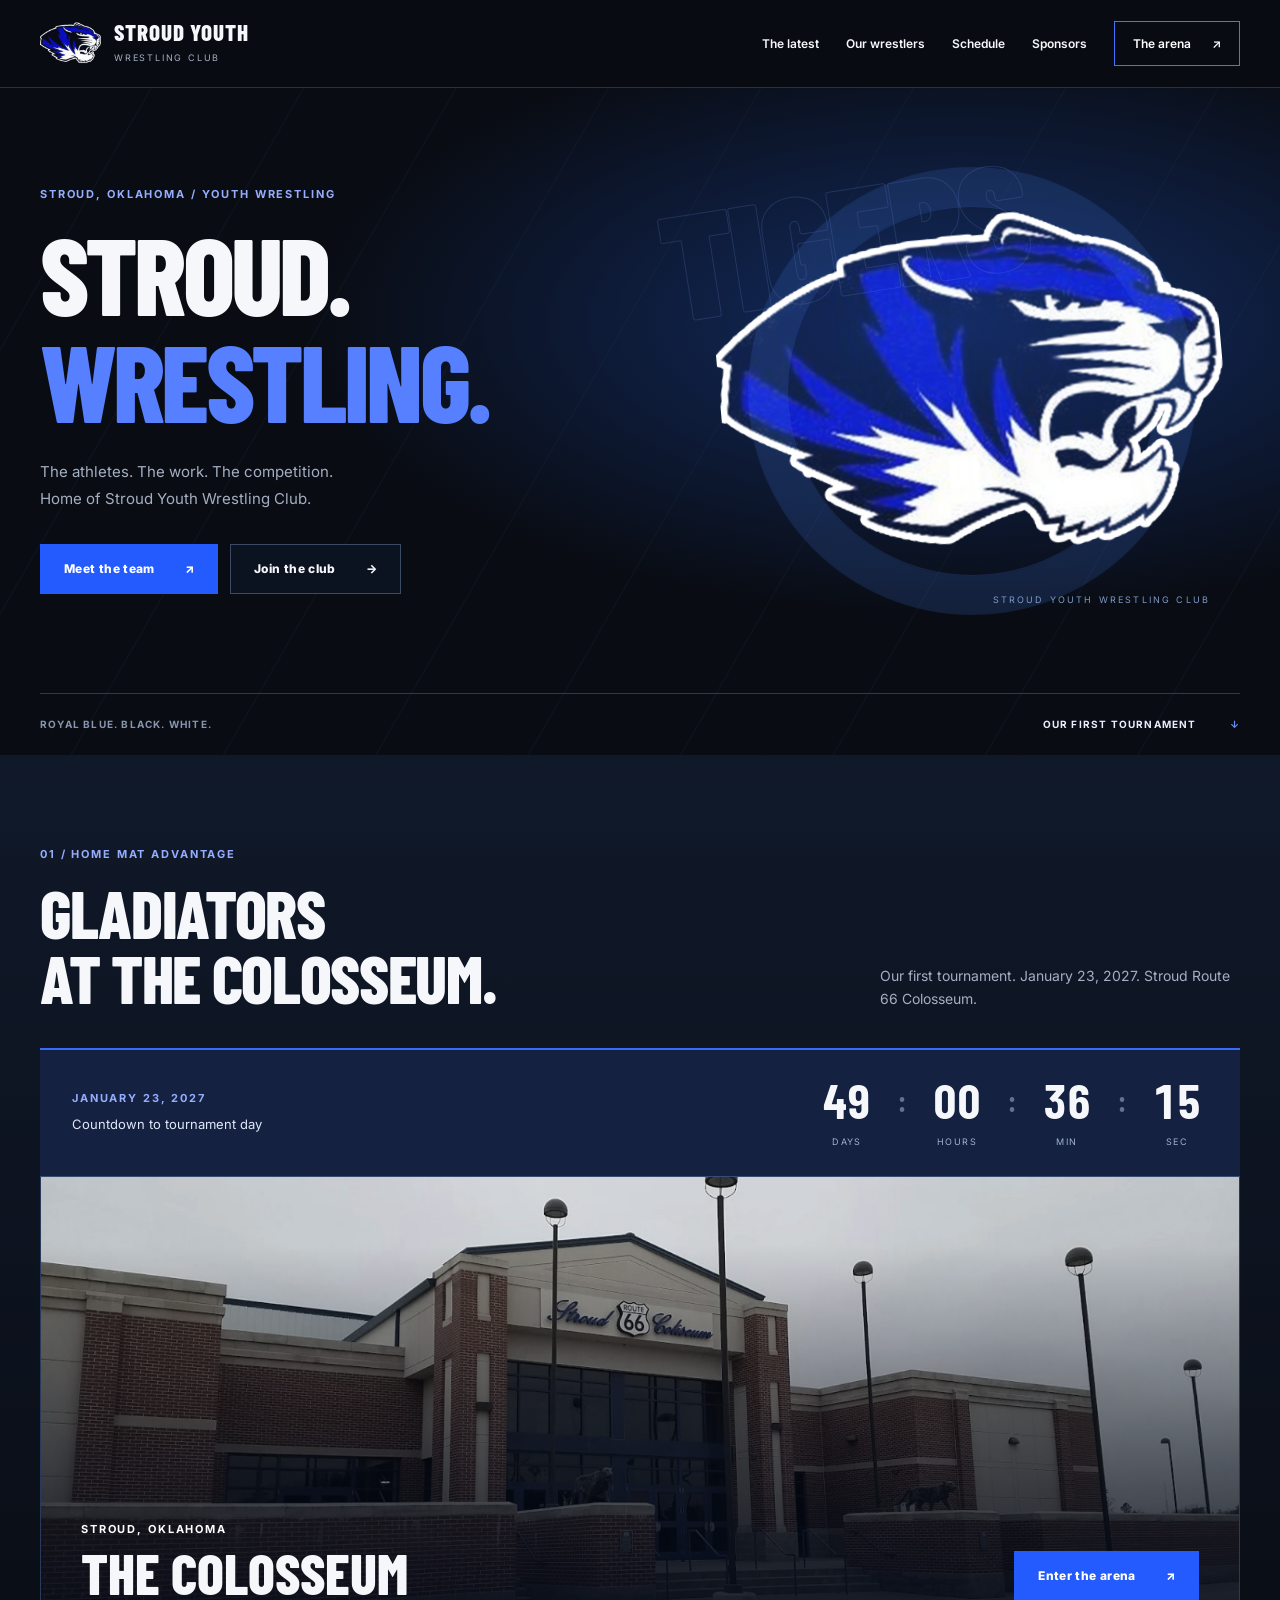
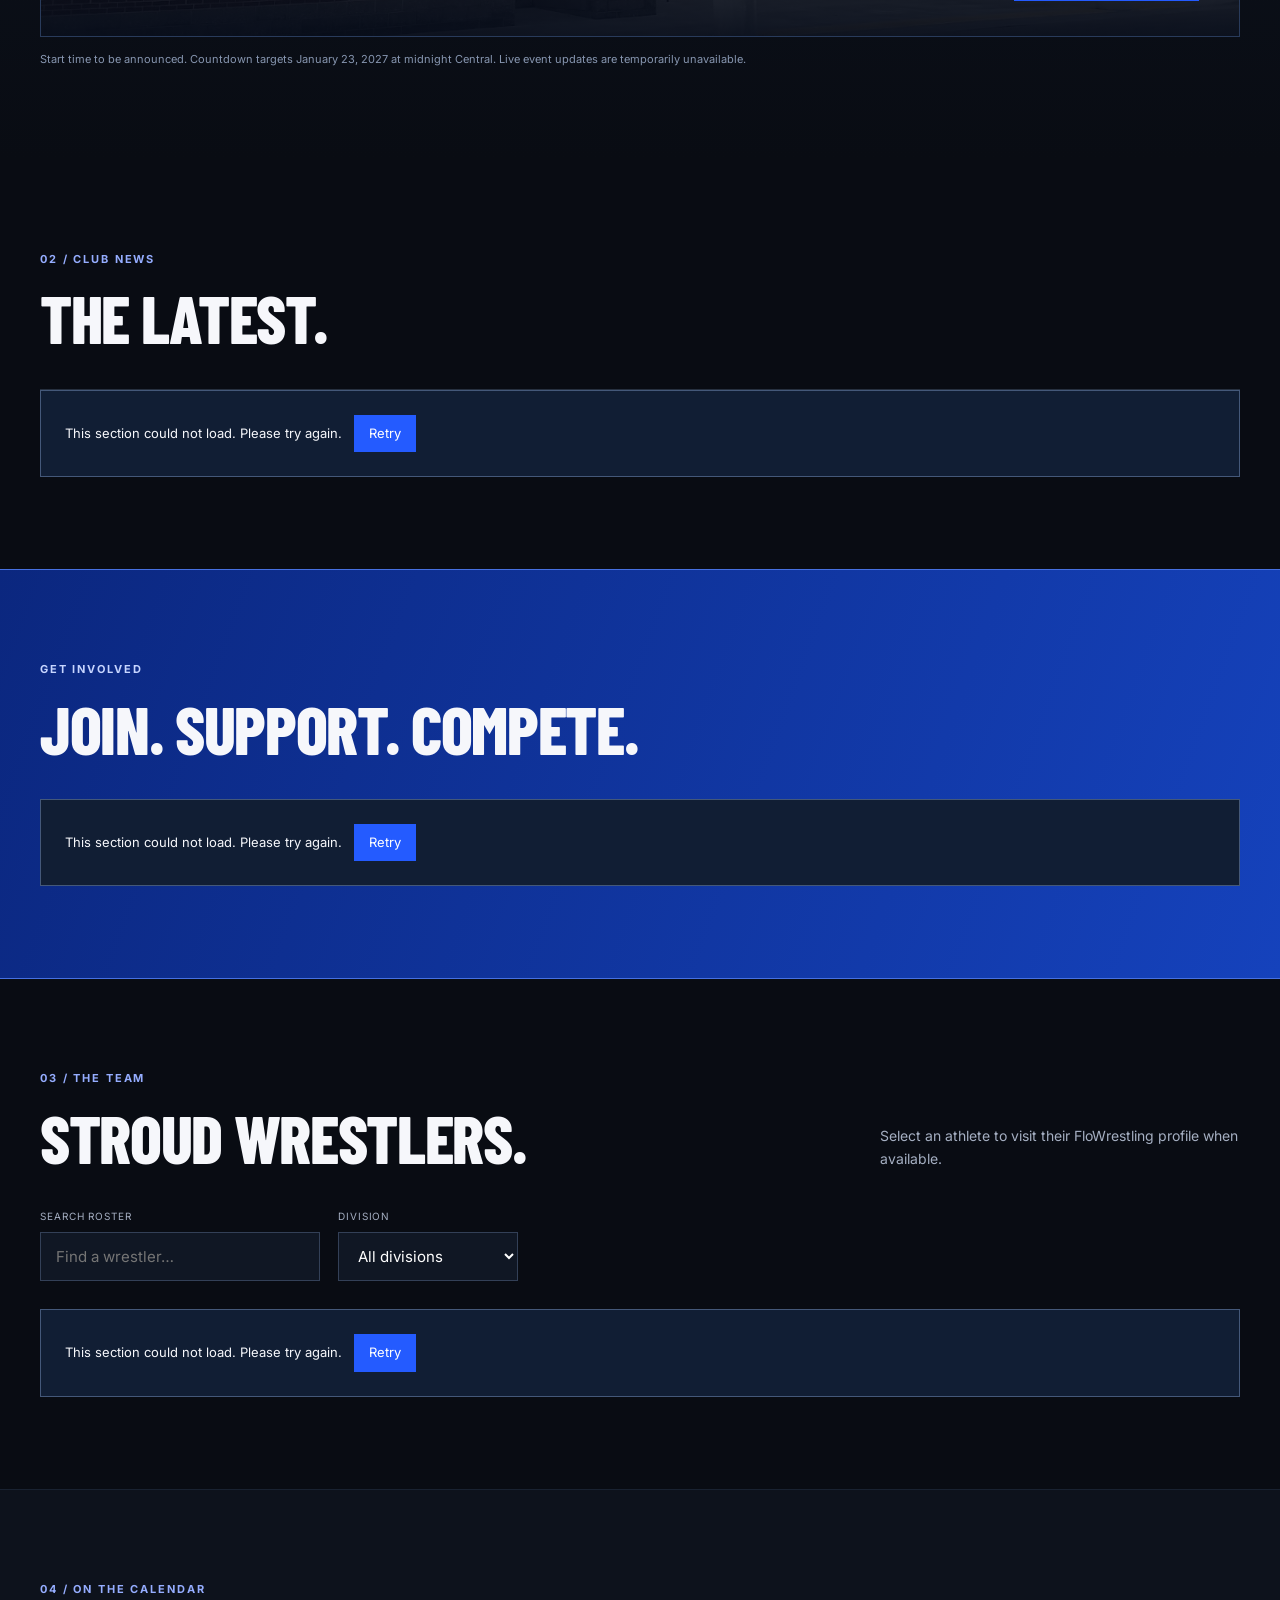
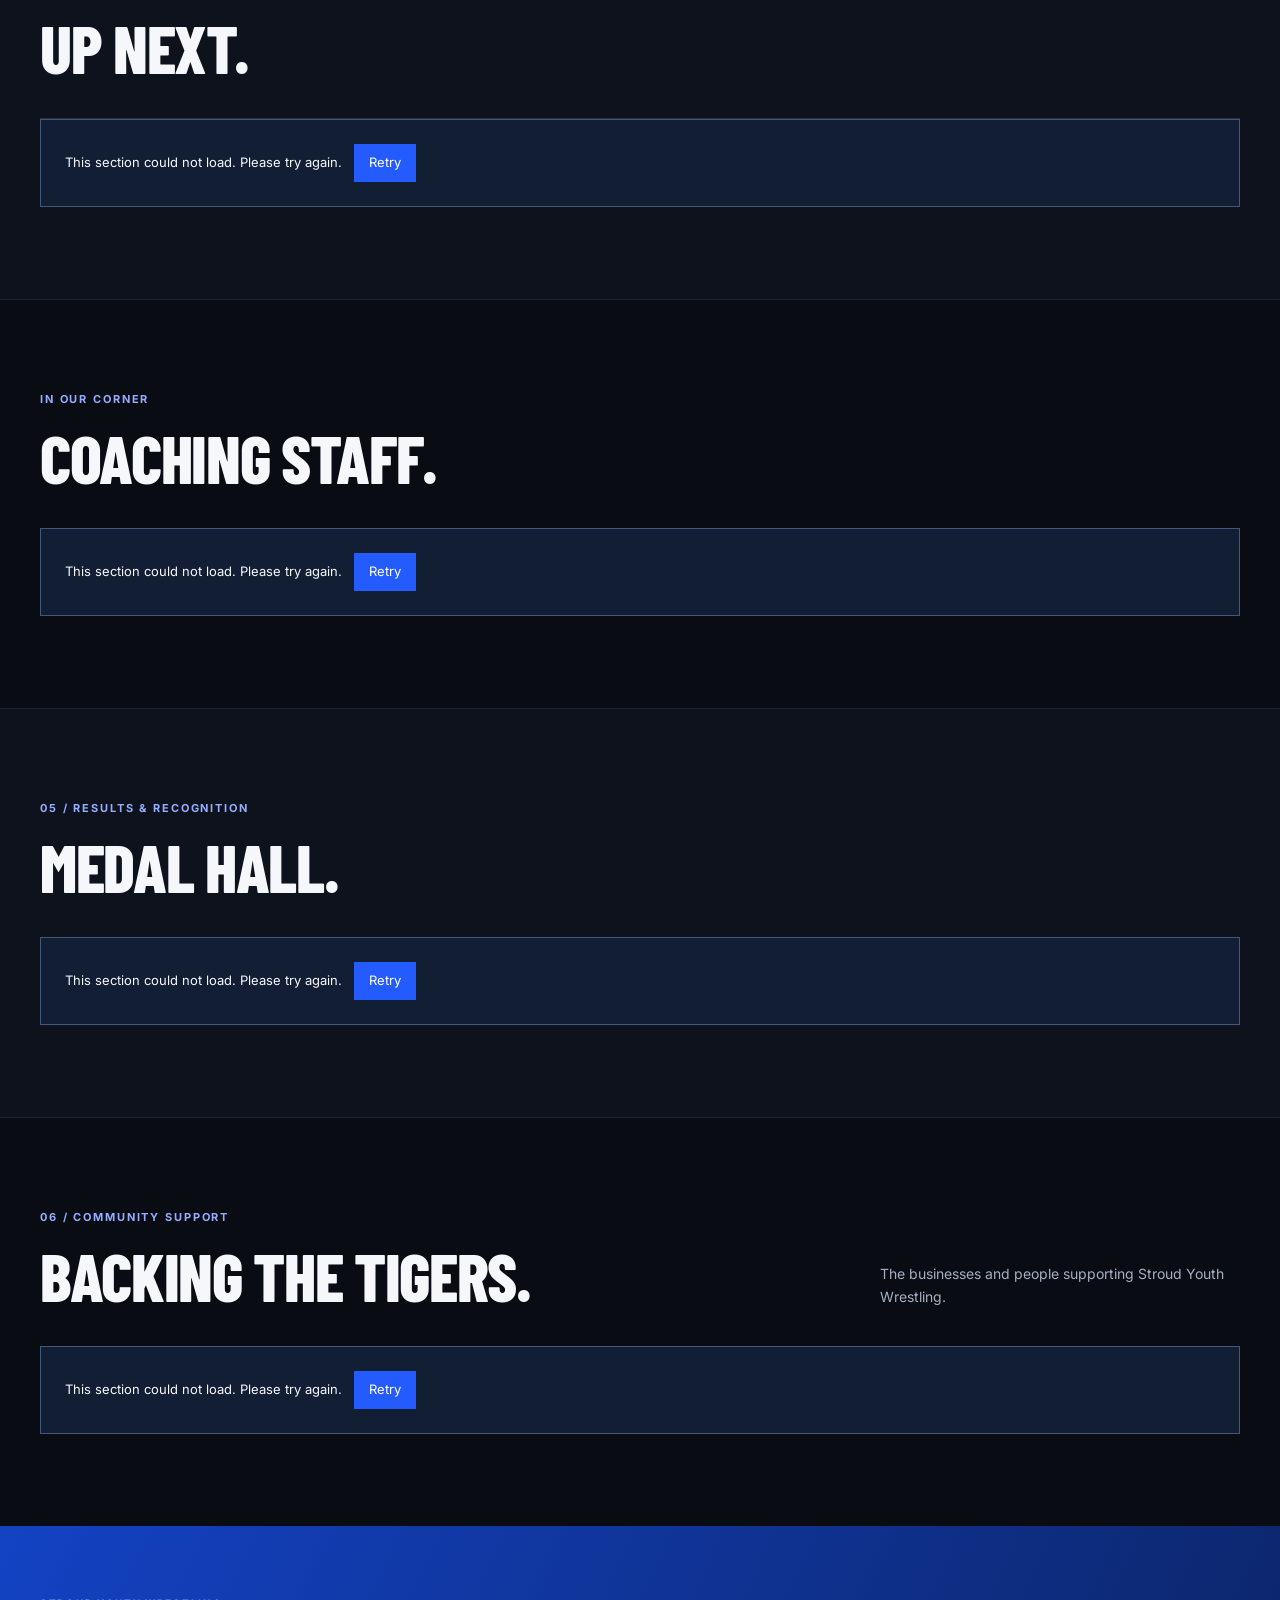
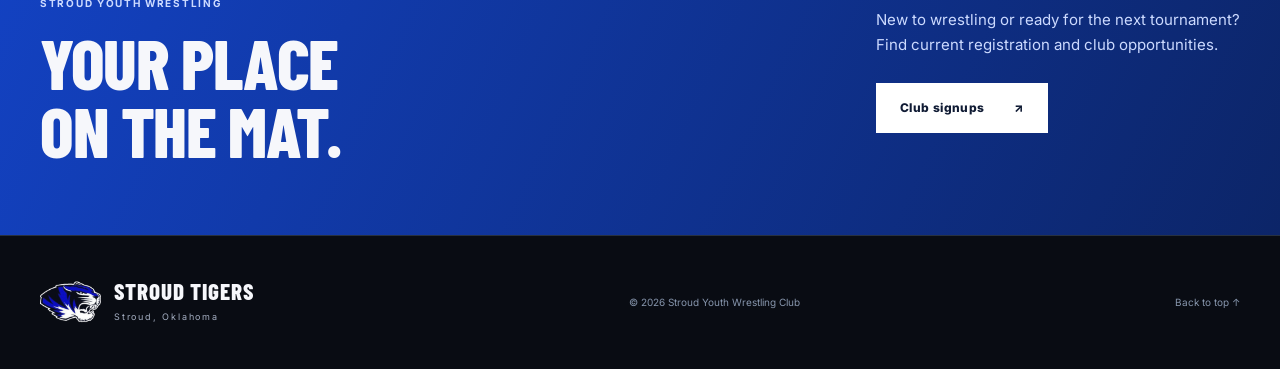
<file: index.html>
<!doctype html>
<html lang="en"><head><meta charset="utf-8"><meta name="viewport" content="width=device-width,initial-scale=1"><meta name="theme-color" content="#080b12"><meta name="description" content="Stroud Youth Wrestling Club. Team news, athletes, and Gladiators at the Colosseum — January 23, 2027."><title>Stroud Youth Wrestling | Home of the Tigers</title><link rel="icon" href="images/tiger-logo.png"><link rel="stylesheet" href="styles.css?v=5"></head><body data-page="home"><a class="skip-link" href="#main">Skip to content</a><header class="site-header"><div class="container nav-wrap"><a class="brand" href="index.html" aria-label="Stroud Youth Wrestling home"><img src="images/tiger-logo.png" alt="" width="64" height="64"><span><strong>STROUD YOUTH</strong><small>WRESTLING CLUB</small></span></a><button class="menu-button" aria-expanded="false" aria-controls="site-nav">Menu <span>☰</span></button><nav id="site-nav" class="site-nav" aria-label="Main navigation"><a href="index.html#announcements">The latest</a><a href="index.html#roster">Our wrestlers</a><a href="index.html#schedule">Schedule</a><a href="index.html#sponsors">Sponsors</a><a class="nav-cta" href="arena.html">The arena <span>↗</span></a></nav></div></header><main id="main"><section class="hero" id="top"><div class="hero-lines" aria-hidden="true"></div><div class="container hero-layout"><div class="hero-copy"><p class="eyebrow"><span class="blue-rule"></span>STROUD, OKLAHOMA / YOUTH WRESTLING</p><h1>STROUD.<br><span>WRESTLING.</span></h1><p class="hero-description">The athletes. The work. The competition.<br>Home of Stroud Youth Wrestling Club.</p><div class="hero-actions"><a class="button button-primary" href="#roster">Meet the team <span>↗</span></a><a class="button button-secondary" href="#fundraisers">Join the club <span>→</span></a></div></div><div class="hero-mark" aria-hidden="true"><span class="ghost-type">TIGERS</span><div class="mat-ring"></div><img src="images/tiger-logo.png" alt=""><span class="mark-caption">STROUD YOUTH WRESTLING CLUB</span></div></div><div class="container hero-bottom"><span>ROYAL BLUE. BLACK. WHITE.</span><a href="#tournament">OUR FIRST TOURNAMENT <span>↓</span></a></div></section>
<section class="section tournament-feature" id="tournament"><div class="container"><div class="section-heading"><div><p class="eyebrow">01 / HOME MAT ADVANTAGE</p><h2>GLADIATORS<br>AT THE COLOSSEUM.</h2></div><p>Our first tournament. January 23, 2027.<br>Stroud Route 66 Colosseum.</p></div><div class="countdown-panel"><div><span class="eyebrow">JANUARY 23, 2027</span><p class="countdown-label">Countdown to tournament day</p></div><div class="countdown" aria-label="Countdown to January 23, 2027"><div><strong data-count="days">—</strong><span>Days</span></div><b>:</b><div><strong data-count="hours">—</strong><span>Hours</span></div><b>:</b><div><strong data-count="minutes">—</strong><span>Min</span></div><b>:</b><div><strong data-count="seconds">—</strong><span>Sec</span></div></div></div><a class="venue-card" href="arena.html"><img src="images/colosseum.webp" alt="The Stroud Route 66 Colosseum, host venue for Gladiators at the Colosseum" width="1536" height="1152"><div class="venue-overlay"><span class="eyebrow">STROUD, OKLAHOMA</span><strong>THE COLOSSEUM</strong><span class="button button-primary">Enter the arena <span>↗</span></span></div></a><p class="countdown-note">Start time to be announced. Countdown targets January 23 at midnight Central.</p></div></section><section class="section " id="announcements"><div class="container"><div class="section-heading"><div><p class="eyebrow">02 / CLUB NEWS</p><h2>THE LATEST.</h2></div></div><div id="announcement-list" class="announcement-list" aria-live="polite"><p class="loading">Loading club updates…</p></div></div></section><section class="section section-blue" id="fundraisers"><div class="container"><div class="section-heading"><div><p class="eyebrow">GET INVOLVED</p><h2>JOIN. SUPPORT. COMPETE.</h2></div></div><div id="fundraiser-list" class="card-grid"><p class="loading">Loading signups…</p></div></div></section><section class="section " id="roster"><div class="container"><div class="section-heading"><div><p class="eyebrow">03 / THE TEAM</p><h2>STROUD WRESTLERS.</h2></div><p>Select an athlete to visit their FloWrestling profile when available.</p></div><div class="roster-toolbar"><label class="search-field"><span>Search roster</span><input id="roster-search" type="search" placeholder="Find a wrestler…" autocomplete="off"></label><label class="division-field"><span>Division</span><select id="roster-division"><option value="">All divisions</option></select></label><span id="roster-count" role="status"></span></div><div id="roster-grid" class="roster-list"><p class="loading">Loading the team…</p></div><div class="roster-toggle-wrap"><button type="button" class="button button-secondary" id="roster-toggle" aria-expanded="false" aria-controls="roster-grid" hidden>Show full roster</button></div></div></section><section class="section section-quiet" id="schedule"><div class="container"><div class="section-heading"><div><p class="eyebrow">04 / ON THE CALENDAR</p><h2>UP NEXT.</h2></div></div><div id="schedule-list" class="schedule-list"><p class="loading">Loading schedule…</p></div></div></section><section class="section " id="coaches"><div class="container"><div class="section-heading"><div><p class="eyebrow">IN OUR CORNER</p><h2>COACHING STAFF.</h2></div></div><div id="coaches-grid" class="people-grid"><p class="loading">Loading coaches…</p></div></div></section><section class="section section-quiet" id="medal-hall"><div class="container"><div class="section-heading"><div><p class="eyebrow">05 / RESULTS & RECOGNITION</p><h2>MEDAL HALL.</h2></div></div><div id="medal-grid" class="gallery-grid"></div><div class="empty-gallery" id="empty-medals" hidden><span class="empty-mark">★</span><h3>The season’s results belong here.</h3><p>Medals and tournament finishes will be posted as they happen.</p></div></div></section><section class="section " id="sponsors"><div class="container"><div class="section-heading"><div><p class="eyebrow">06 / COMMUNITY SUPPORT</p><h2>BACKING THE TIGERS.</h2></div><p>The businesses and people supporting Stroud Youth Wrestling.</p></div><div id="sponsor-grid" class="sponsor-grid"><p class="loading">Loading sponsors…</p></div></div></section><section class="club-cta"><div class="container"><div><p class="eyebrow">STROUD YOUTH WRESTLING</p><h2>YOUR PLACE<br>ON THE MAT.</h2></div><div><p>New to wrestling or ready for the next tournament?<br>Find current registration and club opportunities.</p><a class="button button-white" href="#fundraisers">Club signups <span>↗</span></a><div id="contact-links"></div></div></div></section></main><footer class="site-footer"><div class="container footer-layout"><a class="brand" href="index.html"><img src="images/tiger-logo.png" width="54" height="54" alt=""><span><strong>STROUD TIGERS</strong><small>Stroud, Oklahoma</small></span></a><p>© <span id="year"></span> Stroud Youth Wrestling Club</p><a href="#main">Back to top ↑</a></div></footer><script src="config.js?v=3"></script><script src="script.js?v=5"></script></body></html>
</file>
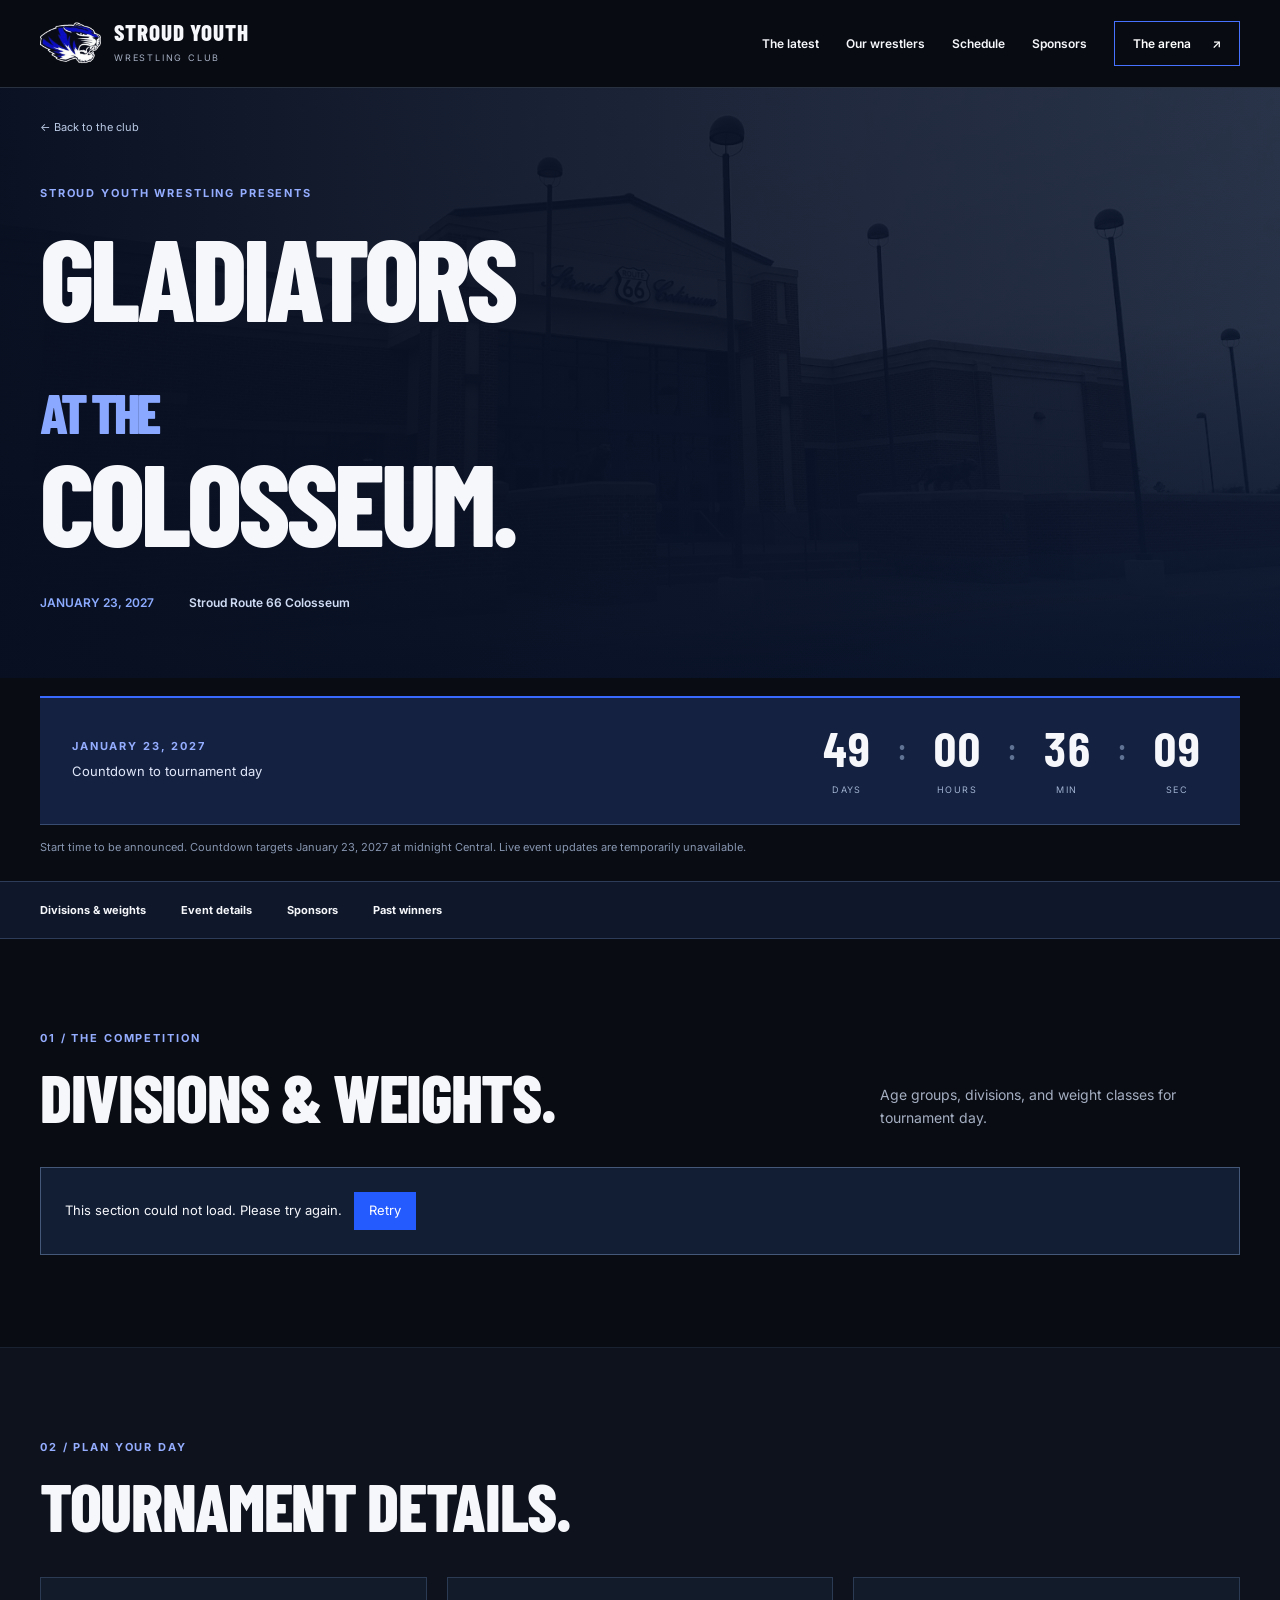
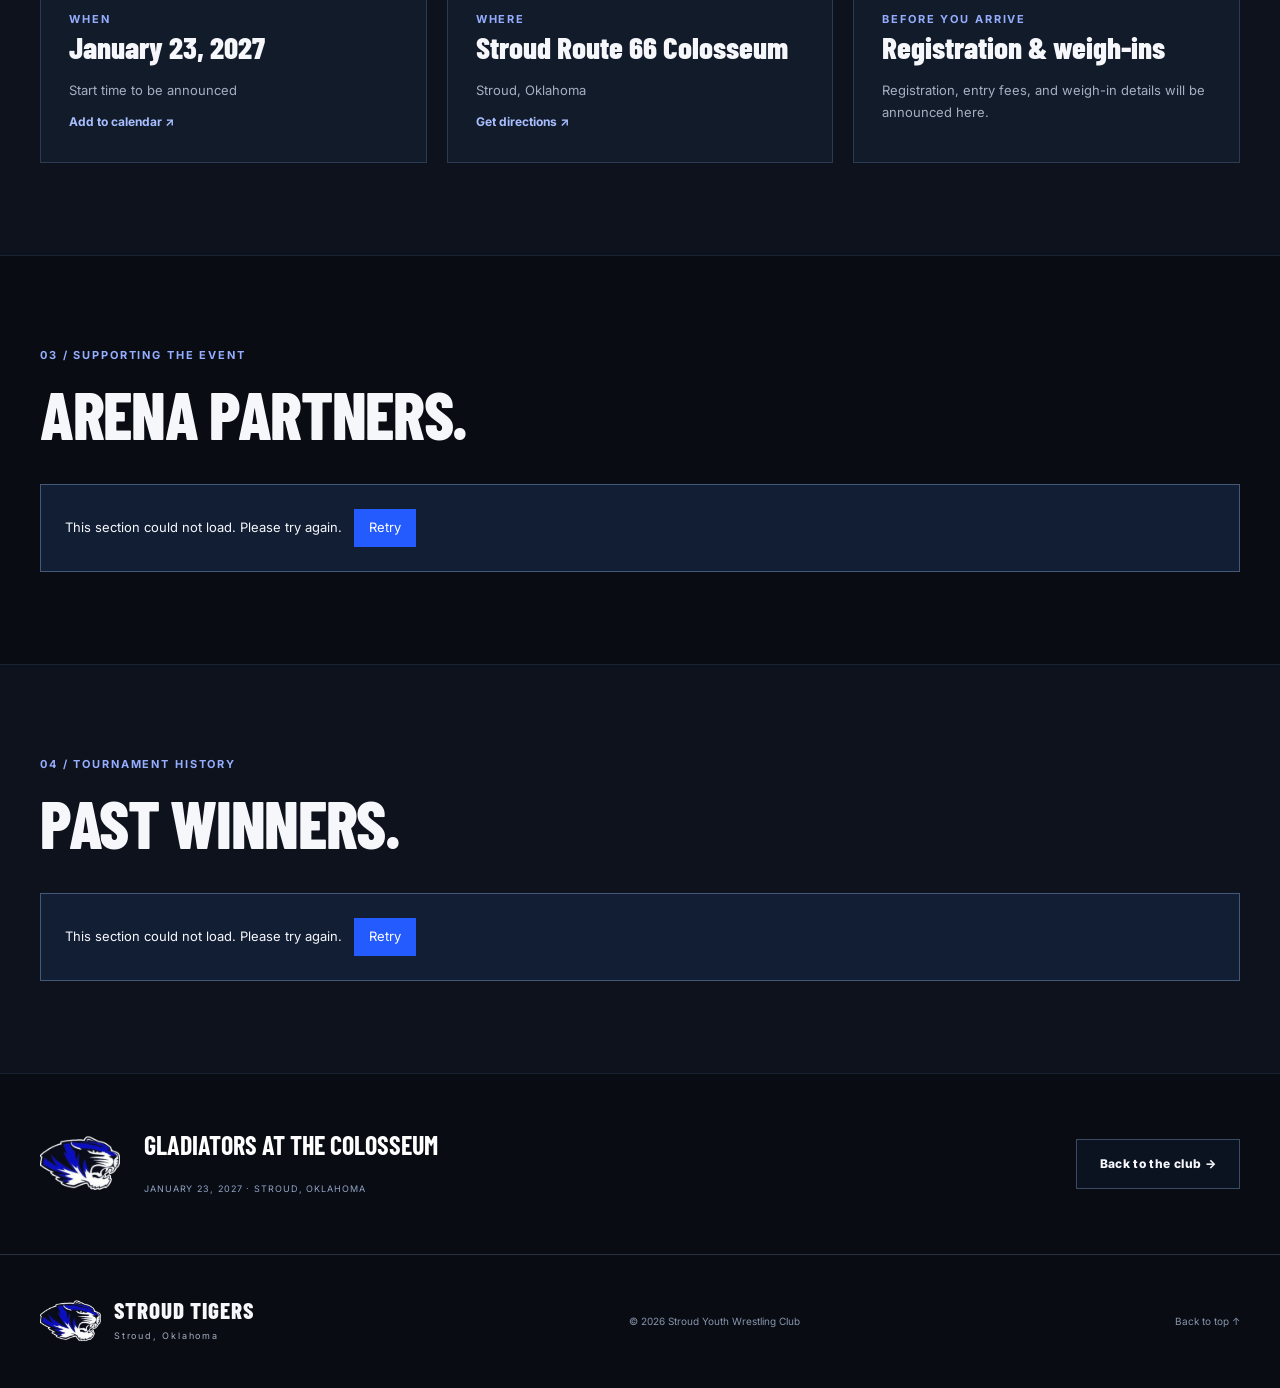
<file: arena.html>
<!doctype html>
<html lang="en"><head><meta charset="utf-8"><meta name="viewport" content="width=device-width,initial-scale=1"><meta name="theme-color" content="#080b12"><meta name="description" content="Stroud Youth Wrestling Club. Team news, athletes, and Gladiators at the Colosseum — January 23, 2027."><title>Gladiators at the Colosseum | Stroud Youth Wrestling</title><link rel="icon" href="images/tiger-logo.png"><link rel="stylesheet" href="styles.css?v=5"></head><body data-page="arena"><a class="skip-link" href="#main">Skip to content</a><header class="site-header"><div class="container nav-wrap"><a class="brand" href="index.html" aria-label="Stroud Youth Wrestling home"><img src="images/tiger-logo.png" alt="" width="64" height="64"><span><strong>STROUD YOUTH</strong><small>WRESTLING CLUB</small></span></a><button class="menu-button" aria-expanded="false" aria-controls="site-nav">Menu <span>☰</span></button><nav id="site-nav" class="site-nav" aria-label="Main navigation"><a href="index.html#announcements">The latest</a><a href="index.html#roster">Our wrestlers</a><a href="index.html#schedule">Schedule</a><a href="index.html#sponsors">Sponsors</a><a class="nav-cta" href="arena.html">The arena <span>↗</span></a></nav></div></header><main id="main"><section class="arena-hero"><img class="arena-backdrop" src="images/colosseum.webp" alt=""><div class="container"><a class="back-link" href="index.html">← Back to the club</a><p class="eyebrow">STROUD YOUTH WRESTLING PRESENTS</p><h1>GLADIATORS<br><span>AT THE</span><br>COLOSSEUM.</h1><div class="event-meta"><span id="event-date">JANUARY 23, 2027</span><span id="event-venue">Stroud Route 66 Colosseum</span></div><div id="event-registration"></div></div></section><div class="container arena-count"><div class="countdown-panel"><div><span class="eyebrow">JANUARY 23, 2027</span><p class="countdown-label">Countdown to tournament day</p></div><div class="countdown" aria-label="Countdown to January 23, 2027"><div><strong data-count="days">—</strong><span>Days</span></div><b>:</b><div><strong data-count="hours">—</strong><span>Hours</span></div><b>:</b><div><strong data-count="minutes">—</strong><span>Min</span></div><b>:</b><div><strong data-count="seconds">—</strong><span>Sec</span></div></div></div><p class="countdown-note">Start time to be announced. Countdown targets January 23 at midnight Central.</p></div><nav class="arena-nav" aria-label="Tournament sections"><div class="container"><a href="#divisions">Divisions & weights</a><a href="#event-info">Event details</a><a href="#tournament-sponsors">Sponsors</a><a href="#past-winners">Past winners</a></div></nav><section class="section " id="divisions"><div class="container"><div class="section-heading"><div><p class="eyebrow">01 / THE COMPETITION</p><h2>DIVISIONS & WEIGHTS.</h2></div><p>Age groups, divisions, and weight classes for tournament day.</p></div><div id="division-list" class="division-list"><p class="loading">Loading divisions…</p></div></div></section><section class="section section-quiet" id="event-info"><div class="container"><div class="section-heading"><div><p class="eyebrow">02 / PLAN YOUR DAY</p><h2>TOURNAMENT DETAILS.</h2></div></div><div class="event-info-grid"><article class="info-card"><span class="eyebrow">WHEN</span><h3 id="info-date">January 23, 2027</h3><p id="info-time">Start time to be announced</p><a id="calendar-link" class="text-link" href="tournament.ics" download>Add to calendar ↗</a></article><article class="info-card"><span class="eyebrow">WHERE</span><h3 id="info-venue">Stroud Route 66 Colosseum</h3><p id="event-address">Stroud, Oklahoma</p><a id="directions-link" class="text-link" href="https://www.google.com/maps/search/?api=1&query=Stroud+Route+66+Colosseum" target="_blank" rel="noopener">Get directions ↗</a></article><article class="info-card"><span class="eyebrow">BEFORE YOU ARRIVE</span><h3>Registration & weigh-ins</h3><p id="event-details">Registration, entry fees, and weigh-in details will be announced here.</p></article></div></div></section><section class="section " id="tournament-sponsors"><div class="container"><div class="section-heading"><div><p class="eyebrow">03 / SUPPORTING THE EVENT</p><h2>ARENA PARTNERS.</h2></div></div><div class="sponsor-grid" id="tournament-sponsor-grid"><p class="loading">Loading tournament sponsors…</p></div></div></section><section class="section section-quiet" id="past-winners"><div class="container"><div class="section-heading"><div><p class="eyebrow">04 / TOURNAMENT HISTORY</p><h2>PAST WINNERS.</h2></div></div><div id="winner-list" class="people-grid"><p class="loading">Loading results…</p></div></div></section><div class="arena-closing container"><img src="images/tiger-logo.png" width="80" height="80" alt="Stroud Tigers"><p>GLADIATORS AT THE COLOSSEUM<br><span>JANUARY 23, 2027 · STROUD, OKLAHOMA</span></p><a class="button button-secondary" href="index.html">Back to the club →</a></div></main><footer class="site-footer"><div class="container footer-layout"><a class="brand" href="index.html"><img src="images/tiger-logo.png" width="54" height="54" alt=""><span><strong>STROUD TIGERS</strong><small>Stroud, Oklahoma</small></span></a><p>© <span id="year"></span> Stroud Youth Wrestling Club</p><a href="#main">Back to top ↑</a></div></footer><script src="config.js?v=3"></script><script src="script.js?v=5"></script></body></html>
</file>
<file: styles.css>
@font-face{font-family:'Barlow Condensed';font-style:normal;font-weight:700;font-display:swap;src:url('barlow-condensed-700.ttf') format('truetype')}
@font-face{font-family:'Barlow Condensed';font-style:normal;font-weight:800;font-display:swap;src:url('barlow-condensed-800.ttf') format('truetype')}
@font-face{font-family:'Barlow Condensed';font-style:normal;font-weight:900;font-display:swap;src:url('barlow-condensed-900.ttf') format('truetype')}
@font-face{font-family:'Inter';font-style:normal;font-weight:400;font-display:swap;src:url('inter-400.ttf') format('truetype')}
@font-face{font-family:'Inter';font-style:normal;font-weight:600;font-display:swap;src:url('inter-600.ttf') format('truetype')}
@font-face{font-family:'Inter';font-style:normal;font-weight:700;font-display:swap;src:url('inter-700.ttf') format('truetype')}
@font-face{font-family:'Inter';font-style:normal;font-weight:800;font-display:swap;src:url('inter-800.ttf') format('truetype')}
:root{--bg:#090c13;--panel:#111722;--line:#273140;--blue:#245bff;--royal:#1642bc;--muted:#a5afc2;--white:#f6f7fb;--heading:'Barlow Condensed','Arial Narrow',Impact,sans-serif;--body:'Inter',Arial,sans-serif;color-scheme:dark}*{box-sizing:border-box}html{scroll-behavior:smooth;scroll-padding-top:100px}body{margin:0;background:var(--bg);color:var(--white);font:15px/1.65 var(--body)}a{color:inherit;text-decoration:none}button,input,select{font:inherit}button,a,input,select{-webkit-tap-highlight-color:transparent}button,a{touch-action:manipulation}img{max-width:100%;display:block}button{cursor:pointer}h1,h2,h3,p{margin:0}h1,h2,h3{font-family:var(--heading);line-height:.98;font-weight:800}h1{font-size:clamp(70px,8.5vw,128px);letter-spacing:-.035em}h2{font-size:clamp(42px,5.2vw,72px);letter-spacing:-.02em}h3{font-size:29px;line-height:1.1}p{color:var(--muted)}[hidden]{display:none!important}.container{width:min(1240px,calc(100% - 80px));margin:auto}.eyebrow{font:700 11px/1.4 var(--body);letter-spacing:.17em;color:#95adff;text-transform:uppercase;margin-bottom:18px}.section{padding:92px 0}.section-heading{display:flex;align-items:end;justify-content:space-between;gap:36px;margin-bottom:38px}.section-heading>p{max-width:360px;font-size:14px}.section-quiet{background:#0d121c;border-block:1px solid #192231}.section-blue{background:linear-gradient(110deg,#0b277f,#1542bc);border-block:1px solid #4670e1}.section-blue .eyebrow,.section-blue p{color:#c7d5ff}.site-header{height:88px;position:sticky;top:0;z-index:30;background:#090c13f5;border-bottom:1px solid var(--line);backdrop-filter:blur(16px)}.nav-wrap{height:100%;display:flex;justify-content:space-between;align-items:center;gap:20px}.brand{display:flex;align-items:center;gap:13px;flex-shrink:0}.brand img{object-fit:contain;width:61px;height:61px}.brand strong{display:block;font:800 23px/1 var(--heading);letter-spacing:.04em}.brand small{display:block;font-size:9px;letter-spacing:.2em;color:var(--muted);margin-top:7px}.site-nav{display:flex;align-items:center;gap:27px;font-size:12px;font-weight:600}.site-nav a:hover{color:#96afff}.site-nav .nav-cta{border:1px solid #4771ff;padding:12px 18px;color:white}.nav-cta span{margin-left:18px}.menu-button{display:none;color:white;background:none;border:1px solid var(--line);padding:10px 15px}.skip-link{position:fixed;top:-100px;left:10px;z-index:100;background:white;color:black;padding:12px}.skip-link:focus{top:10px}:focus-visible{outline:3px solid #a3baff;outline-offset:5px}.hero{overflow:hidden;position:relative;background:radial-gradient(ellipse at 75% 35%,#132c62 0,transparent 48%),#090c13}.hero-lines{position:absolute;inset:0;background:repeating-linear-gradient(120deg,transparent 0,transparent 130px,#24364d33 131px,transparent 132px);pointer-events:none}.hero-layout{display:grid;grid-template-columns:1.2fr 1fr;align-items:center;min-height:605px;gap:20px;position:relative}.hero-copy{padding:65px 0}.hero-copy h1 span{color:#5680ff}.hero-description{margin:25px 0 32px;font-size:15px;line-height:1.8}.hero-actions{display:flex;gap:12px;flex-wrap:wrap}.button{display:inline-flex;align-items:center;justify-content:space-between;gap:30px;min-height:50px;padding:14px 23px;font-size:12px;font-weight:800;letter-spacing:.03em;border:1px solid #3b4a65;transition:background .2s,transform .2s}.button:hover{transform:translateY(-2px);background:#24375a}.button-primary{background:var(--blue);border-color:var(--blue);color:white}.button-primary:hover{background:#4473ff}.button-secondary{background:#0c1320}.button-white{background:white;color:#101b34;border-color:white}.button-white:hover{background:#dce5ff}.hero-mark{height:440px;position:relative;display:flex;align-items:center;justify-content:center}.hero-mark img{width:94%;position:relative;filter:drop-shadow(0 24px 25px #0008);transform:rotate(-5deg);z-index:2}.ghost-type{position:absolute;top:-25px;left:-45px;font:900 150px var(--heading);color:transparent;-webkit-text-stroke:1px #5c7dbe40;letter-spacing:-.03em;transform:rotate(-9deg)}.mat-ring{position:absolute;width:370px;height:370px;border:1px solid #416cd040;border-radius:50%;box-shadow:0 0 0 38px #305da408,0 0 0 39px #416cd030}.mark-caption{position:absolute;bottom:3px;right:30px;font-size:9px;letter-spacing:.24em;color:#7d9ac8}.hero-bottom{display:flex;justify-content:space-between;border-top:1px solid #2c3b54;padding:22px 0;position:relative;font-size:10px;letter-spacing:.12em;font-weight:700;color:#8796ad}.hero-bottom a{color:#e9edff}.hero-bottom a span{margin-left:30px;color:#698fff}.tournament-feature{background:linear-gradient(180deg,#10192a,#090c13)}.countdown-panel{display:flex;align-items:center;justify-content:space-between;gap:24px;padding:26px 32px;background:#142140;border-top:2px solid #386aff;border-bottom:1px solid #384c72}.countdown-panel .eyebrow{margin-bottom:7px;display:block}.countdown-label{color:#e1e8fb;font-size:13px}.countdown{display:flex;align-items:start;gap:20px}.countdown>div{text-align:center;min-width:62px}.countdown strong{font:700 48px/1 var(--heading);font-variant-numeric:tabular-nums}.countdown span{display:block;font-size:9px;text-transform:uppercase;letter-spacing:.16em;color:#a0b1d0;margin-top:8px}.countdown b{font:500 29px var(--heading);color:#607395;padding-top:6px}.countdown-note{font-size:11px;margin-top:13px;color:#8796b0}.venue-card{position:relative;display:block;overflow:hidden;border:1px solid #293b5b;border-top:0;height:460px}.venue-card>img{width:100%;height:100%;object-fit:cover;object-position:center 53%;transition:transform .7s;filter:saturate(.55)}.venue-card:hover>img{transform:scale(1.025)}.venue-card:after{content:'';position:absolute;inset:0;background:linear-gradient(0deg,#050b19ed,transparent 85%)}.venue-overlay{position:absolute;bottom:35px;left:40px;right:40px;z-index:2;display:grid;grid-template-columns:1fr auto;align-items:end}.venue-overlay .eyebrow{grid-column:1/-1;margin-bottom:8px;color:white}.venue-overlay strong{font:800 56px/1 var(--heading)}.announcement-list,.schedule-list{border-top:1px solid var(--line)}.announcement{padding:30px 0;display:grid;grid-template-columns:140px 1fr auto;gap:30px;border-bottom:1px solid var(--line);align-items:start}.announcement.featured{border-left:3px solid var(--blue);padding-left:20px}.announcement-date{font-size:11px;color:#99a9c6;padding-top:6px;text-transform:uppercase}.announcement h3{font-size:28px;margin-bottom:10px}.announcement p{max-width:700px;white-space:pre-line;font-size:14px}.text-link{color:#a8beff;font-size:12px;font-weight:700;display:inline-block;margin-top:10px}.text-link:hover{text-decoration:underline}.card-grid{display:grid;grid-template-columns:repeat(3,1fr);gap:20px}.signup-card{background:#071a4a80;border:1px solid #7797ff66;padding:28px;display:flex;flex-direction:column;align-items:start}.signup-card h3{font-size:33px;margin:16px 0 10px}.signup-card p{margin-bottom:25px;white-space:pre-line}.signup-card .button{margin-top:auto;background:white;color:#13378b}.status{font-size:9px;text-transform:uppercase;letter-spacing:.13em;border:1px solid #9fb7ff70;padding:4px 9px;color:#cfdaff}.disabled{opacity:.5;pointer-events:none}.roster-toolbar{display:flex;align-items:end;gap:18px;margin-bottom:28px}.roster-toolbar label>span{display:block;font-size:10px;text-transform:uppercase;letter-spacing:.09em;margin-bottom:8px;color:var(--muted)}input,select{background:#101724;color:white;border:1px solid #334057;border-radius:0;padding:13px 15px;max-width:100%;height:49px}input{width:280px}select{min-width:180px}#roster-count{font-size:12px;color:#889ab8;margin-left:auto;padding-bottom:12px}.people-grid{display:grid;grid-template-columns:repeat(4,1fr);gap:22px}.person-card{position:relative;background:#111925;border:1px solid #2a364b;display:flex;flex-direction:column;min-width:0;transition:border-color .2s,transform .2s}.person-card[data-linked]:hover{border-color:#6388ff;transform:translateY(-4px)}.person-card>img{width:100%;height:260px;object-fit:cover;background:#162647}.person-placeholder{height:250px;display:flex;align-items:center;justify-content:center;background:repeating-linear-gradient(125deg,transparent 0,transparent 50px,#ffffff04 51px,#ffffff04 52px),radial-gradient(circle,#1d3b75,#101c33);position:relative}.person-placeholder img{width:72%;opacity:.65;max-height:180px;object-fit:contain}.person-placeholder:after{content:'STROUD';position:absolute;bottom:13px;font:800 20px var(--heading);letter-spacing:.28em;color:#6884b3}.person-body{padding:22px;flex:1}.person-body h3{font-size:30px;margin-bottom:8px}.person-body p{font-size:12px}.person-detail{text-transform:uppercase;letter-spacing:.05em;color:#9cb6ff!important;margin-bottom:12px}.flo-profile-link{display:block;margin-top:20px;padding-top:15px;border-top:1px solid #34405a;font-size:10px;text-transform:uppercase;letter-spacing:.06em;color:#a2baff;font-weight:700}.profile-pending{display:block;color:#71819c;margin-top:16px;font-size:10px}.schedule-item{display:grid;grid-template-columns:230px 1fr 260px;align-items:center;padding:25px 0;gap:30px;border-bottom:1px solid var(--line)}.schedule-date strong{display:block;font:700 25px var(--heading)}.schedule-date span{font-size:11px;color:#97a8c3}.schedule-type{font-size:9px;letter-spacing:.1em;text-transform:uppercase;color:#8eacff}.schedule-item h3{margin-top:6px}.schedule-location{color:#a6b2c7;font-size:12px}.gallery-grid{display:grid;grid-template-columns:repeat(3,1fr);gap:20px}.gallery-item{margin:0;border:1px solid #2a364b;background:#111925}.gallery-item img{width:100%;height:260px;object-fit:cover}.gallery-caption{display:block;padding:22px}.gallery-caption strong{display:block;font:700 27px var(--heading)}.gallery-caption span{display:block;font-size:11px;color:var(--muted);margin-top:10px}.medal-placeholder{height:170px;display:grid;place-items:center;font-size:60px;color:#7599ff;background:#132447}.empty-gallery,.empty-state{grid-column:1/-1;text-align:center;border:1px solid #2c3b55;background:linear-gradient(120deg,#14213a,#101722);padding:45px 30px}.empty-mark{display:block;font:700 45px var(--heading);color:#507dff;margin-bottom:16px}.empty-state h3,.empty-gallery h3{margin-bottom:12px;font-size:32px}.empty-state p{font-size:13px;max-width:570px;margin:auto}.sponsor-grid{display:grid;grid-template-columns:repeat(4,1fr);gap:18px}.sponsor-card{min-height:160px;padding:25px;background:#f3f5fa;color:#18233a;display:flex;flex-direction:column;justify-content:center;align-items:center;text-align:center;border:1px solid #b3c0da;gap:15px}.sponsor-card img{height:90px;max-width:100%;object-fit:contain}.sponsor-card strong{font:700 25px var(--heading)}.sponsor-card small{font-size:10px;text-transform:uppercase;letter-spacing:.1em;color:#36549c}.club-cta{padding:70px 0;background:linear-gradient(115deg,#1342c3,#0c2568)}.club-cta>.container{display:flex;justify-content:space-between;align-items:center;gap:35px}.club-cta h2{font-size:70px}.club-cta p{color:#ccdaff;margin-bottom:25px}.club-cta .eyebrow{font-size:10px;margin-bottom:18px}#contact-links{display:flex;gap:20px;font-size:12px;margin-top:20px}.site-footer{border-top:1px solid var(--line);padding:36px 0}.footer-layout{display:flex;align-items:center;justify-content:space-between;gap:25px}.site-footer p,.site-footer>a,.footer-layout>a:last-child{font-size:10px;color:#8796ad}.arena-hero{position:relative;overflow:hidden;padding:30px 0 65px;background:#0b1428}.arena-backdrop{position:absolute;inset:0;width:100%;height:100%;object-fit:cover;object-position:center 55%;filter:grayscale(.5);opacity:.32}.arena-hero:after{content:'';position:absolute;inset:0;background:linear-gradient(90deg,#080f20f5,#0a17347a),linear-gradient(0deg,#0b1428,transparent 60%)}.arena-hero .container{position:relative;z-index:1}.back-link{display:block;font-size:11px;color:#bbcae5;margin-bottom:50px}.arena-hero h1{font-size:clamp(80px,9vw,126px)}.arena-hero h1 span{font-size:.48em;line-height:1.1;color:#8aa8ff;display:inline-block}.event-meta{display:flex;gap:35px;margin-top:35px;font-size:12px;font-weight:600;color:#d0dcf4}.event-meta span:first-child{color:#8cabff}.arena-count{margin-top:0;padding-top:18px;padding-bottom:25px}.arena-nav{position:sticky;top:88px;z-index:20;border-block:1px solid #2c3c59;background:#10192cf7;backdrop-filter:blur(16px)}.arena-nav>.container{display:flex;gap:35px;overflow-x:auto}.arena-nav a{padding:19px 0;font-size:11px;font-weight:700;white-space:nowrap}.arena-nav a:hover{color:#8dabff}.arena-hero .button{margin-top:24px}.division-list{display:grid;gap:15px}.division-card{padding:26px;display:grid;grid-template-columns:210px 1fr;gap:25px;background:#121b2b;border:1px solid #304364;border-left:3px solid #356bff}.division-card h3{font-size:37px}.division-card p{font-size:12px;margin-top:8px}.weight-tags{display:flex;gap:8px;flex-wrap:wrap}.weight-tags span{padding:7px 13px;border:1px solid #435679;background:#1b2c4c;font-size:13px}.event-info-grid{display:grid;grid-template-columns:repeat(3,1fr);gap:20px}.info-card{border:1px solid #2b3b53;background:#121b29;padding:28px}.info-card h3{font-size:31px;margin-bottom:16px}.info-card p{font-size:13px;white-space:pre-line}.arena-closing{display:flex;align-items:center;gap:24px;padding-block:50px}.arena-closing p{font:700 26px/1.4 var(--heading);color:white}.arena-closing p span{font:500 9px var(--body);letter-spacing:.1em;color:#92a4c4}.arena-closing .button{margin-left:auto}body[data-page=arena]{scroll-padding-top:170px}body[data-page=arena] .section{scroll-margin-top:70px}.load-error{grid-column:1/-1;padding:24px;border:1px solid #445879;background:#111e34;font-size:13px}.load-error button{margin-left:12px;background:var(--blue);border:0;color:white;padding:8px 15px}.loading{font-size:13px;padding:20px 0}.image-failed{display:none!important}.schedule-past{opacity:.6}
@media(min-width:1500px){.hero-layout{min-height:650px}}@media(max-width:1050px){.container{width:calc(100% - 48px)}.site-nav{gap:16px;font-size:11px}.brand strong{font-size:20px}.brand img{width:50px;height:50px}.hero-layout{min-height:530px}.hero-mark{height:360px}.mat-ring{width:290px;height:290px}.ghost-type{font-size:120px;left:0}.people-grid{grid-template-columns:repeat(3,1fr)}.card-grid{grid-template-columns:repeat(2,1fr)}.announcement{grid-template-columns:110px 1fr}.announcement>.text-link{grid-column:2}.schedule-item{grid-template-columns:180px 1fr 180px}.event-info-grid{gap:12px}.info-card{padding:22px}}@media(max-width:780px){.site-header{height:76px}.menu-button{display:block}.site-nav{display:none;position:absolute;top:75px;left:0;right:0;background:#0d1524;border-bottom:1px solid #3b5075;padding:20px 24px;font-size:14px}.site-nav.open{display:flex;flex-direction:column;align-items:stretch;gap:0}.site-nav a{padding:13px}.hero-layout{grid-template-columns:1fr 0.75fr;min-height:440px}.hero-copy{padding:50px 0}.hero h1{font-size:73px}.hero-copy .eyebrow{font-size:9px;max-width:220px}.hero-mark{height:310px}.hero-mark img{width:110%;max-width:none}.ghost-type{font-size:90px;left:-20px;top:5px}.mat-ring{width:230px;height:230px}.mark-caption{font-size:7px;right:0;bottom:10px}.section{padding:65px 0}.section-heading{align-items:start;gap:24px;flex-direction:column}.section-heading>p{max-width:480px}.countdown-panel{padding:23px;gap:18px}.countdown{gap:12px}.countdown>div{min-width:45px}.countdown strong{font-size:40px}.countdown-panel .eyebrow{font-size:9px}.countdown-label{font-size:11px}.venue-card{height:380px}.venue-overlay{left:26px;right:26px;bottom:28px}.venue-overlay strong{font-size:42px}.people-grid{grid-template-columns:repeat(2,1fr)}.sponsor-grid{grid-template-columns:repeat(3,1fr)}.schedule-item{grid-template-columns:150px 1fr;gap:15px}.schedule-location{grid-column:2}.gallery-grid{grid-template-columns:repeat(2,1fr)}.club-cta>.container{align-items:start}.club-cta h2{font-size:52px}.footer-layout{flex-wrap:wrap}.event-info-grid{grid-template-columns:1fr}.arena-nav{top:76px}.arena-nav>.container{gap:24px}.arena-hero h1{font-size:90px}.arena-closing{flex-wrap:wrap}.arena-closing .button{margin-left:0}.roster-toolbar{flex-wrap:wrap}.search-field{flex:1}.search-field input{width:100%}.division-field select{min-width:150px}#roster-count{width:100%;margin:0;padding:0}.division-card{grid-template-columns:150px 1fr}}
@media(max-width:540px){.container{width:calc(100% - 36px)}.hero-layout{display:flex;flex-direction:column;align-items:stretch;gap:0}.hero-copy{padding:43px 0 0;position:relative;z-index:3}.hero h1{font-size:clamp(65px,17vw,90px)}.hero-copy .eyebrow{max-width:none;font-size:8px}.hero-description{font-size:13px;margin:21px 0 25px}.hero-actions{gap:10px}.button{padding:13px 17px;gap:20px;font-size:11px}.hero-mark{height:250px;margin:6px 0 5px}.hero-mark img{height:235px;width:auto;max-width:95%}.mat-ring{width:205px;height:205px;box-shadow:0 0 0 22px #305da408,0 0 0 23px #416cd030}.ghost-type{font-size:99px;top:2px;left:50%;transform:translateX(-50%) rotate(-8deg)}.mark-caption{bottom:2px;right:50%;transform:translateX(50%);white-space:nowrap;font-size:7px}.hero-bottom{padding:16px 0;font-size:8px;gap:15px}.hero-bottom a span{margin-left:5px}.section{padding:54px 0}.section-heading{margin-bottom:27px}.section-heading .eyebrow{font-size:9px;margin-bottom:13px}h2{font-size:45px}.countdown-panel{flex-direction:column;align-items:stretch;text-align:center;padding:20px 14px}.countdown-panel .eyebrow{font-size:10px}.countdown{justify-content:space-between;gap:8px}.countdown strong{font-size:46px}.countdown>div{min-width:40px}.countdown b{font-size:25px}.countdown span{font-size:8px}.venue-card{height:315px}.venue-card>img{object-position:49% center}.venue-overlay{display:flex;flex-direction:column;align-items:start;left:21px;bottom:23px}.venue-overlay .eyebrow{font-size:9px}.venue-overlay strong{font-size:37px;margin-bottom:17px}.countdown-note{font-size:10px;line-height:1.6}.announcement{grid-template-columns:1fr;gap:11px;padding:24px 0}.announcement.featured{padding-left:15px}.announcement>.text-link{grid-column:auto}.announcement-date{font-size:10px}.announcement h3{font-size:28px}.announcement p{font-size:13px}.card-grid{grid-template-columns:1fr}.signup-card{padding:24px}.people-grid{gap:12px}.person-card>img{height:190px}.person-placeholder{height:185px}.person-placeholder:after{font-size:15px}.person-body{padding:17px 13px}.person-body h3{font-size:26px}.person-body p{font-size:11px}.person-detail{font-size:9px!important}.flo-profile-link{font-size:8px;line-height:1.6}.profile-pending{font-size:9px}.roster-toolbar{gap:12px}.search-field{flex-basis:100%}.division-field{width:100%}.division-field select{width:100%}.schedule-item{grid-template-columns:100px 1fr;gap:18px}.schedule-date strong{font-size:22px}.schedule-date span{font-size:10px}.schedule-item h3{font-size:25px}.schedule-location{font-size:11px}.sponsor-grid{grid-template-columns:repeat(2,1fr);gap:12px}.sponsor-card{min-height:135px;padding:18px}.gallery-grid{grid-template-columns:1fr}.club-cta>.container{display:block}.club-cta h2{font-size:60px;margin-bottom:25px}.club-cta p{font-size:13px}.site-footer{padding:27px 0}.footer-layout{gap:20px}.site-footer .brand{width:100%}.arena-hero{padding-bottom:40px}.back-link{margin-bottom:38px}.arena-hero h1{font-size:clamp(64px,16vw,88px)}.arena-hero .eyebrow{font-size:8px}.event-meta{flex-direction:column;gap:5px;margin-top:24px;font-size:11px}.arena-count{padding-top:0}.arena-nav>.container{width:100%;padding-inline:18px;gap:24px}.arena-nav a{font-size:10px}.division-card{grid-template-columns:1fr;gap:18px;padding:23px}.empty-state,.empty-gallery{padding:32px 20px}.empty-state h3,.empty-gallery h3{font-size:28px}.arena-closing{gap:15px}.arena-closing img{width:60px;height:60px}.arena-closing p{font-size:20px}.arena-closing p span{font-size:7px}}
@media(prefers-reduced-motion:reduce){html{scroll-behavior:auto}*,*:before,*:after{animation:none!important;transition:none!important}}
/* The supplied tiger artwork has a black background. Blend it into the dark club palette. */
.brand img,.hero-mark img,.person-placeholder img,.arena-closing>img{mix-blend-mode:screen}
/* Compact roster: six initial athletes, with full-list and search access. */
.roster-list{display:grid;grid-template-columns:repeat(2,minmax(0,1fr));gap:10px 18px}.roster-row{display:flex;align-items:center;gap:15px;padding:15px;background:#111925;border:1px solid #2a364b;min-width:0}.roster-row[href]:hover{border-color:#6388ff;background:#16243b}.roster-photo{width:58px;height:58px;object-fit:cover;flex-shrink:0;background:#192843;border-radius:3px}.roster-logo{object-fit:contain;mix-blend-mode:screen}.roster-name{min-width:0;flex:1}.roster-name h3{font-size:26px;line-height:1.1;overflow-wrap:anywhere}.roster-name p{font-size:11px;margin-top:5px;color:#a4baf0}.roster-profile{display:block;font-size:9px;color:#8297bd;margin-top:5px}.roster-row[href] .roster-profile{color:#a9c0ff}.roster-record{text-align:right;flex-shrink:0;min-width:65px}.roster-record strong{font:700 27px/1.2 var(--heading);font-variant-numeric:tabular-nums}.roster-record span{display:block;font-size:8px;letter-spacing:.06em;text-transform:uppercase;color:#99aac6;margin-top:5px}.roster-toggle-wrap{display:flex;justify-content:center;margin-top:20px}.roster-toggle-wrap:has([hidden]){display:none}@media(max-width:780px){.roster-list{grid-template-columns:1fr}}@media(max-width:380px){.roster-row{padding:12px;gap:10px}.roster-photo{width:44px;height:44px}.roster-name h3{font-size:23px}.roster-record{min-width:58px}.roster-record strong{font-size:25px}}
</file>
